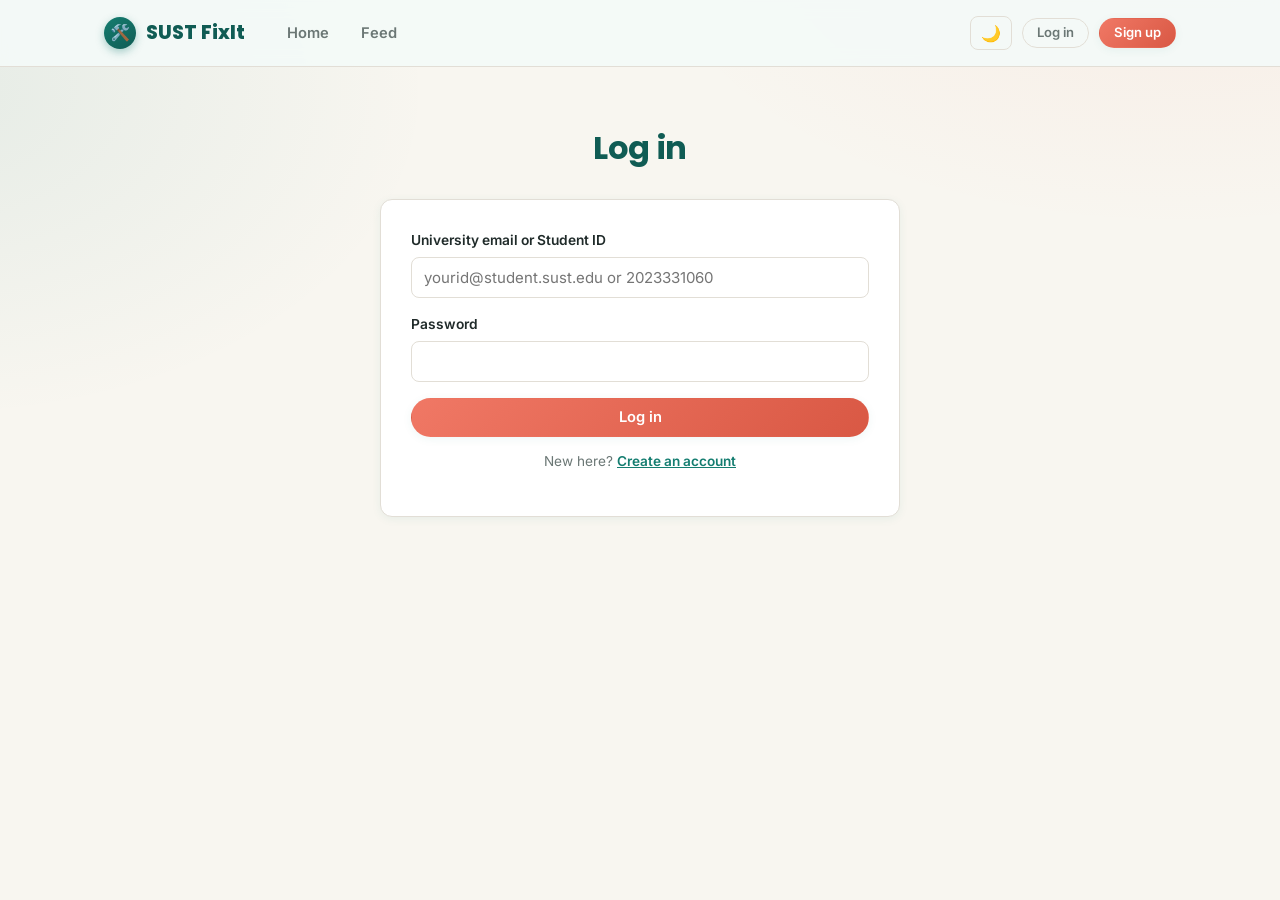
<file: frontend/admin.html>
<!doctype html>
<html lang="en">
<head>
<meta charset="utf-8">
<meta name="viewport" content="width=device-width, initial-scale=1">
<title>Admin Command Center — SUST FixIt</title>
<link rel="stylesheet" href="css/style.css">
</head>
<body>
<header class="topbar"><div id="nav-slot"></div></header>

<div class="wrap" style="padding-top:32px">
  <div class="section-head"><h2>Admin Command Center & Incident Analytics</h2></div>

  <div class="kpis" id="kpis">
    <div class="cell"><div class="n">—</div><div class="l">Total Incidents</div></div>
    <div class="cell"><div class="n">—</div><div class="l">Reported (New)</div></div>
    <div class="cell"><div class="n">—</div><div class="l">Verified</div></div>
    <div class="cell"><div class="n">—</div><div class="l">In Progress</div></div>
    <div class="cell"><div class="n">—</div><div class="l">Resolved</div></div>
  </div>

  <!-- Recharts-Style Interactive Analytics Grid -->
  <div style="display:grid; grid-template-columns:repeat(auto-fit, minmax(320px, 1fr)); gap:18px; margin-bottom:26px;">
    <!-- Category Breakdown Chart -->
    <div style="background:var(--white); border:1px solid var(--line); border-radius:var(--radius); padding:20px; box-shadow:var(--shadow);">
      <h3 style="margin:0 0 14px; font-size:1rem; color:var(--teal-deep);">📊 Incident Distribution by Category</h3>
      <div id="chart-cat-container" style="display:flex; align-items:center; gap:20px; flex-wrap:wrap;">
        <svg id="donut-chart" width="130" height="130" viewBox="0 0 42 42" style="transform:rotate(-90deg);"></svg>
        <div id="donut-legend" style="flex:1; display:flex; flex-direction:column; gap:6px; font-size:0.82rem;"></div>
      </div>
    </div>

    <!-- Status Pipeline & Resolution Velocity -->
    <div style="background:var(--white); border:1px solid var(--line); border-radius:var(--radius); padding:20px; box-shadow:var(--shadow);">
      <h3 style="margin:0 0 14px; font-size:1rem; color:var(--teal-deep);">⚡ Incident Resolution Pipeline</h3>
      <div id="pipeline-bars" style="display:flex; flex-direction:column; gap:12px; font-size:0.84rem;"></div>
    </div>
  </div>

  <div class="filters">
    <select id="f-status">
      <option value="">All statuses</option>
      <option value="reported">Reported</option>
      <option value="verified">Verified</option>
      <option value="in_progress">In progress</option>
      <option value="resolved">Resolved</option>
    </select>
    <select id="f-sort">
      <option value="upvotes">Sort: Most upvoted ▲</option>
      <option value="new">Sort: Newest 🕒</option>
    </select>
    <input type="text" id="f-q" placeholder="Search title or location…">
  </div>

  <div class="table-wrap">
    <table>
      <thead><tr>
        <th>Problem</th><th>Facility / Location</th><th>Category</th><th>Upvotes</th><th>Status</th><th>Reported</th><th>Action</th>
      </tr></thead>
      <tbody id="tbody"><tr><td colspan="7">Loading incidents…</td></tr></tbody>
    </table>
  </div>
</div>

<div class="modal-backdrop hidden" id="modal">
  <div class="modal">
    <h3 id="modal-title">Update Incident Status</h3>
    <p class="hint" id="modal-hint"></p>
    <form id="modal-form">
      <div class="field">
        <label for="modal-status">New status</label>
        <select id="modal-status">
          <option value="verified">Verified</option>
          <option value="in_progress">In progress</option>
          <option value="resolved">Resolved</option>
        </select>
      </div>
      <div class="field" id="photo-field">
        <label for="modal-photo">After resolution photo (optional)</label>
        <input type="file" id="modal-photo" accept="image/png,image/jpeg,image/gif,image/webp">
      </div>
      <div id="modal-alert"></div>
      <div style="display:flex; gap:10px">
        <button type="button" class="btn btn-ghost btn-block" id="modal-cancel">Cancel</button>
        <button type="submit" class="btn btn-primary btn-block">Save Status</button>
      </div>
    </form>
  </div>
</div>

<script src="js/api.js"></script>
<script src="js/feed-card.js"></script>
<script>
requireAdmin();
renderNav('admin.html');

let currentReportId = null;

async function loadKpis(){
  const s = await API.get('/api/stats');
  const cells = document.querySelectorAll('#kpis .n');
  cells[0].textContent = s.total;
  cells[1].textContent = s.by_status.reported || 0;
  cells[2].textContent = s.by_status.verified || 0;
  cells[3].textContent = s.by_status.in_progress || 0;
  cells[4].textContent = s.by_status.resolved || 0;

  // Donut chart calculation
  const donut = document.getElementById('donut-chart');
  const legend = document.getElementById('donut-legend');
  const catColors = {
    'Electrical': '#d97706',
    'Food & Dining': '#e05d44',
    'Wi-Fi & Internet': '#2563eb',
    'Plumbing & Water': '#0d9488',
    'Roads & Infrastructure': '#64748b',
    'Furniture & Facilities': '#a16207',
    'Cleanliness & Sanitation': '#16a34a',
    'Other': '#7c3aed',
    'Furniture': '#a16207',
    'Plumbing': '#0d9488',
    'Infrastructure': '#64748b',
    'Cleanliness': '#16a34a'
  };

  let totalCats = 0;
  for (const k in s.by_category) totalCats += s.by_category[k];
  if (totalCats === 0) totalCats = 1;

  let offset = 0;
  let circlesHtml = '<circle cx="21" cy="21" r="15.915" fill="transparent" stroke="var(--paper-2)" stroke-width="6"/>';
  let legendHtml = '';

  for (const c in s.by_category) {
    const count = s.by_category[c] || 0;
    const pct = Math.round((count / totalCats) * 100);
    const color = catColors[c] || '#147D70';
    if (count > 0) {
      circlesHtml += `<circle cx="21" cy="21" r="15.915" fill="transparent" stroke="${color}" stroke-width="6" stroke-dasharray="${pct} ${100 - pct}" stroke-dashoffset="${100 - offset}"/>`;
      offset += pct;
    }
    legendHtml += `
      <div style="display:flex; justify-content:space-between; align-items:center;">
        <span style="display:flex; align-items:center; gap:6px;">
          <span style="width:10px; height:10px; border-radius:50%; background:${color};"></span>
          ${escapeHtml(c)}
        </span>
        <b>${count} (${pct}%)</b>
      </div>`;
  }
  donut.innerHTML = circlesHtml;
  legend.innerHTML = legendHtml;

  // Pipeline bars
  const pipe = document.getElementById('pipeline-bars');
  const pipeSteps = [
    { label: 'Reported (Pending)', count: s.by_status.reported || 0, color: 'var(--st-reported)' },
    { label: 'Verified', count: s.by_status.verified || 0, color: 'var(--st-verified)' },
    { label: 'In Progress (SLA Active)', count: s.by_status.in_progress || 0, color: 'var(--st-progress)' },
    { label: 'Resolved (Closed)', count: s.by_status.resolved || 0, color: 'var(--st-resolved)' },
  ];
  const maxPipe = Math.max(...pipeSteps.map(p => p.count), 1);
  pipe.innerHTML = pipeSteps.map(p => `
    <div>
      <div style="display:flex; justify-content:space-between; margin-bottom:4px;">
        <span>${p.label}</span>
        <b>${p.count}</b>
      </div>
      <div style="height:9px; border-radius:4px; background:var(--paper-2); overflow:hidden;">
        <div style="height:100%; width:${Math.round((p.count / maxPipe) * 100)}%; background:${p.color}; border-radius:4px; transition:width .4s ease;"></div>
      </div>
    </div>
  `).join('');
}

function row(r){
  return `<tr data-id="${r.id}">
    <td class="title-cell">
      <span>${escapeHtml(r.title)}</span>
      <div class="hint">${escapeHtml(r.location)}</div>
    </td>
    <td>
      <b>${escapeHtml(r.building)}</b>
    </td>
    <td><span class="cat-chip-sm" style="--cat-color:${categoryMeta(r.category).color}">${categoryMeta(r.category).icon} ${escapeHtml(r.category)}</span></td>
    <td><strong>${r.upvote_count}</strong></td>
    <td><span class="status-${r.status}">${STATUS_LABEL[r.status]}</span></td>
    <td>${timeAgo(r.created_at)}</td>
    <td>
      <div style="display:flex; gap:6px; align-items:center;">
        <button class="btn btn-sm btn-ghost" onclick="openIssueModal(${r.id})">Details</button>
        ${r.status === 'resolved' ? '<span class="hint">Resolved</span>' : `<button class="btn btn-sm btn-primary" data-open="${r.id}">Update</button>`}
      </div>
    </td>
  </tr>`;
}

async function loadTable(){
  const tbody = document.getElementById('tbody');
  const params = new URLSearchParams({
    sort: document.getElementById('f-sort').value,
    limit: 50,
  });
  const status = document.getElementById('f-status').value;
  const q = document.getElementById('f-q').value.trim();
  if (status) params.set('status', status);
  if (q) params.set('q', q);
  try {
    const { reports } = await API.get('/api/reports?' + params.toString());
    tbody.innerHTML = reports.length ? reports.map(row).join('') : '<tr><td colspan="7">No incident reports match.</td></tr>';
    tbody.querySelectorAll('[data-open]').forEach(btn =>
      btn.addEventListener('click', () => openModal(btn.dataset.open)));
  } catch (e) {
    tbody.innerHTML = `<tr><td colspan="7">Could not load: ${escapeHtml(e.message)}</td></tr>`;
  }
}

function openModal(id){
  currentReportId = id;
  document.getElementById('modal-alert').innerHTML = '';
  document.getElementById('modal-photo').value = '';
  document.getElementById('modal-status').value = 'verified';
  togglePhotoField();
  document.getElementById('modal').classList.remove('hidden');
}
function closeModal(){ document.getElementById('modal').classList.add('hidden'); currentReportId = null; }
document.getElementById('modal-cancel').addEventListener('click', closeModal);

function togglePhotoField(){
  const isResolve = document.getElementById('modal-status').value === 'resolved';
  document.getElementById('modal-hint').textContent = isResolve
    ? 'Upload proof that maintenance fixed this asset. Students see this as the official "After Photo".'
    : 'Move this incident report to the next operational triage stage.';
  document.getElementById('photo-field').style.display = isResolve ? 'block' : 'none';
}
document.getElementById('modal-status').addEventListener('change', togglePhotoField);

document.getElementById('modal-form').addEventListener('submit', async (e) => {
  e.preventDefault();
  const status = document.getElementById('modal-status').value;
  const file = document.getElementById('modal-photo').files[0];
  const alertSlot = document.getElementById('modal-alert');
  const fd = new FormData();
  fd.set('status', status);
  if (file) fd.set('resolved_image', file);
  try {
    await API.postForm(`/api/admin/reports/${currentReportId}/status`, fd, 'PATCH');
    closeModal();
    loadTable();
    loadKpis();
    showToast('Status updated to ' + STATUS_LABEL[status], 'success');
  } catch (err) {
    alertSlot.innerHTML = `<div class="alert alert-error">${escapeHtml(err.message)}</div>`;
  }
});

['f-status','f-sort'].forEach(id => document.getElementById(id).addEventListener('change', loadTable));
let qTimer;
document.getElementById('f-q').addEventListener('input', () => { clearTimeout(qTimer); qTimer = setTimeout(loadTable, 350); });

loadKpis();
loadTable();
</script>
</body>
</html>
</file>
<file: frontend/css/style.css>
/* ============================================================
   SUST FixIt — visual identity ("Campus Fresh")
   A warmer, rounder refresh: deep teal for trust and structure,
   a coral accent for action, and a soft mint-tinted paper
   background so the whole site feels alive rather than official
   paperwork. Category colour-coding is a first-class idea here —
   every report carries its category's colour and icon wherever
   it appears, so the feed reads at a glance before you read a
   single word.
   Typeface: Poppins for headings (round, friendly, modern) +
   Inter for body/UI text.
   ============================================================ */

@import url('https://fonts.googleapis.com/css2?family=Poppins:wght@500;600;700;800&family=Inter:wght@400;500;600;700&display=swap');

:root{
  --ink:        #202B2A;
  --paper:      #F8F6F0;
  --paper-2:    #E7F2EE;
  --line:       #e2ded6;
  --muted:      #6B7775;
  --teal:       #147D70;
  --teal-deep:  #105C54;
  --teal-pale:  #E7F2EE;
  --coral:      #F07865;
  --coral-deep: #d95844;
  --white:      #ffffff;

  /* status colours — distinct from category colours below */
  --st-reported: #e2583b;
  --st-verified: #2563eb;
  --st-progress: #d97706;
  --st-resolved: #16a34a;

  /* category colours + icons, mirrored in js/api.js CATEGORY_META */
  --cat-electrical: #d97706;
  --cat-food:       #e05d44;
  --cat-wifi:       #2563eb;
  --cat-plumbing:   #0d9488;
  --cat-infra:      #64748b;
  --cat-furniture:  #a16207;
  --cat-clean:      #16a34a;
  --cat-other:      #7c3aed;

  --font-head: 'Poppins', 'Segoe UI', sans-serif;
  --font-body: 'Inter', 'Segoe UI', sans-serif;

  --radius: 12px;
  --radius-sm: 8px;
  --shadow: 0 2px 10px rgba(20,125,112,.07);
  --shadow-lift: 0 14px 28px rgba(20,125,112,.14);
}

*,*::before,*::after{ box-sizing:border-box; }
html{ scroll-behavior:smooth; }
body{
  margin:0;
  background:
    radial-gradient(900px 500px at 92% -8%, rgba(239,106,76,.07), transparent 60%),
    radial-gradient(900px 600px at -5% 10%, rgba(15,118,110,.08), transparent 55%),
    var(--paper);
  color:var(--ink);
  font-family:var(--font-body);
  font-size:16px;
  line-height:1.55;
  -webkit-font-smoothing:antialiased;
  min-height:100vh;
}
h1,h2,h3,h4{
  font-family:var(--font-head);
  margin:0 0 .4em;
  font-weight:700;
  letter-spacing:-0.01em;
  color:var(--ink);
}
a{ color:inherit; }
button{ font-family:inherit; }
img{ max-width:100%; display:block; }

.wrap{ max-width:1120px; margin:0 auto; padding:0 24px; }

/* ---------- topbar ---------- */
.topbar{
  position:sticky; top:0; z-index:40;
  background:rgba(244,250,248,.92); backdrop-filter:blur(8px);
  border-bottom:1px solid var(--line);
}
.topbar .wrap{
  display:flex; align-items:center; gap:28px;
  height:66px;
}
.brand{
  display:flex; align-items:center; gap:10px;
  font-family:var(--font-head); font-weight:800; font-size:1.18rem;
  text-decoration:none; white-space:nowrap; color:var(--teal-deep);
}
.brand .mark{
  width:32px; height:32px; border-radius:50%;
  background:linear-gradient(145deg, var(--teal), var(--teal-deep));
  display:flex; align-items:center; justify-content:center;
  font-size:16px; box-shadow:0 3px 8px rgba(15,118,110,.35);
}
.nav{ display:flex; gap:4px; flex:1; }
.nav a{
  text-decoration:none; font-weight:600; font-size:.92rem;
  color:var(--muted); padding:8px 14px; border-radius:20px;
  transition:background .12s ease, color .12s ease;
}
.nav a.active, .nav a:hover{ color:var(--teal-deep); background:var(--teal-pale); }
.nav-right{ display:flex; align-items:center; gap:10px; }
.user-chip{
  font-size:.85rem; color:var(--muted); padding:6px 10px;
}
.user-chip b{ color:var(--ink); }

/* ---------- buttons ---------- */
.btn{
  display:inline-flex; align-items:center; justify-content:center; gap:8px;
  border:1.5px solid transparent; border-radius:30px;
  background:var(--white); color:var(--ink);
  font-weight:600; font-size:.92rem; padding:11px 20px;
  cursor:pointer; text-decoration:none; line-height:1;
  transition:transform .1s ease, box-shadow .15s ease;
  box-shadow:var(--shadow);
}
.btn:hover{ transform:translateY(-1px); box-shadow:var(--shadow-lift); }
.btn:active{ transform:translateY(0); }
.btn:disabled{ opacity:.5; cursor:not-allowed; transform:none; box-shadow:none; }
.btn-primary{ background:linear-gradient(135deg, var(--coral), var(--coral-deep)); color:var(--white); }
.btn-amber{ background:linear-gradient(135deg, var(--coral), var(--coral-deep)); color:var(--white); }
.btn-danger{ background:var(--white); color:var(--st-reported); border-color:#f3cfc4; }
.btn-ghost{ background:transparent; border-color:var(--line); color:var(--muted); box-shadow:none; }
.btn-ghost:hover{ background:var(--white); }
.btn-sm{ padding:7px 14px; font-size:.82rem; }
.btn-block{ width:100%; }

/* ---------- hero ---------- */
.hero{
  position:relative; overflow:hidden;
  background:linear-gradient(180deg, var(--teal-pale) 0%, var(--paper) 100%);
  padding:68px 0 52px;
}
.hero::before{
  content:""; position:absolute; top:-120px; right:-80px; width:360px; height:360px;
  border-radius:50%; background:radial-gradient(circle, rgba(239,106,76,.18), transparent 70%);
}
.hero .wrap{ position:relative; display:grid; grid-template-columns:1.2fr .8fr; gap:40px; align-items:end; }
.hero h1{
  font-size:clamp(2.2rem, 4vw, 3.2rem);
  line-height:1.08; color:var(--teal-deep);
}
.hero .kicker{
  display:inline-block; font-family:var(--font-head); font-weight:600;
  font-size:.78rem; letter-spacing:.04em; color:var(--coral-deep);
  background:var(--white); border:1px solid #fbd9cc; border-radius:20px;
  padding:6px 14px; margin-bottom:18px;
}
.hero p.lede{ font-size:1.07rem; color:var(--muted); max-width:46ch; margin:14px 0 28px; }
.hero .cta-row{ display:flex; gap:12px; flex-wrap:wrap; }
.hero-stats{
  display:grid; grid-template-columns:1fr 1fr; gap:14px;
}
.hero-stats .cell{
  background:var(--white); border-radius:var(--radius); padding:20px 18px;
  box-shadow:var(--shadow); border:1px solid var(--line);
}
.hero-stats .cell .n{ font-family:var(--font-head); font-size:2.1rem; font-weight:800; color:var(--teal-deep); }
.hero-stats .cell .l{ font-size:.78rem; color:var(--muted); text-transform:uppercase; letter-spacing:.04em; margin-top:2px; }

@media (max-width:760px){
  .hero .wrap{ grid-template-columns:1fr; }
}

/* ---------- section headings ---------- */
.section-head{
  display:flex; align-items:center; justify-content:space-between; gap:16px;
  flex-wrap:wrap; margin:40px 0 18px;
}
.section-head h2{ font-size:1.35rem; color:var(--teal-deep); }

/* ---------- category browse (landing page) ---------- */
.cat-grid{
  display:grid; grid-template-columns:repeat(auto-fit, minmax(150px,1fr));
  gap:14px;
}
.cat-tile{
  display:flex; flex-direction:column; align-items:flex-start; gap:8px;
  background:var(--white); border:1px solid var(--line); border-radius:var(--radius);
  padding:18px 16px; text-decoration:none; color:var(--ink);
  border-top:4px solid var(--cat-color, var(--teal));
  box-shadow:var(--shadow); transition:transform .12s ease, box-shadow .12s ease;
}
.cat-tile:hover{ transform:translateY(-3px); box-shadow:var(--shadow-lift); }
.cat-tile .ic{ font-size:1.6rem; }
.cat-tile .name{ font-weight:700; font-size:.95rem; }
.cat-tile .count{ font-size:.78rem; color:var(--muted); }

/* ---------- category pills (feed quick filter) ---------- */
.cat-pills{ display:flex; gap:8px; flex-wrap:wrap; margin-bottom:18px; }
.cat-pill{
  display:inline-flex; align-items:center; gap:6px;
  border:1.5px solid var(--line); border-radius:30px; background:var(--white);
  padding:7px 14px; font-size:.85rem; font-weight:600; color:var(--muted);
  cursor:pointer; text-decoration:none; transition:all .12s ease;
}
.cat-pill .ic{ font-size:1em; }
.cat-pill:hover{ border-color:var(--cat-color, var(--teal)); color:var(--ink); }
.cat-pill.active{
  background:var(--cat-color, var(--teal)); border-color:var(--cat-color, var(--teal)); color:var(--white);
}

/* ---------- filter bar ---------- */
.filters{
  display:flex; gap:10px; flex-wrap:wrap; align-items:center;
  padding:14px 16px; border-radius:var(--radius);
  background:var(--white); border:1px solid var(--line);
  margin-bottom:22px; box-shadow:var(--shadow);
}
.filters select, .filters input[type=text]{
  border:1.5px solid var(--line); border-radius:var(--radius-sm);
  padding:8px 10px; font-size:.86rem; background:var(--paper); color:var(--ink);
}
.filters input[type=text]{ min-width:200px; flex:1; }
.filters .spacer{ flex:1; }

/* ---------- report cards ---------- */
.report-grid{
  display:grid; grid-template-columns:repeat(auto-fill, minmax(280px,1fr));
  gap:20px;
}
.card{
  background:var(--white); border:1px solid var(--line); border-radius:var(--radius);
  overflow:hidden; display:flex; flex-direction:column;
  box-shadow:var(--shadow);
  border-left:4px solid var(--cat-color, var(--teal));
  transition:transform .15s ease, box-shadow .15s ease;
}
.card:hover{ transform:translateY(-3px); box-shadow:var(--shadow-lift); }
.card .thumb{
  aspect-ratio:16/10; background:var(--paper-2) center/cover no-repeat;
  position:relative;
}
.card .thumb.thumb-empty{
  display:flex; align-items:center; justify-content:center;
  background:linear-gradient(145deg, var(--cat-color-pale, var(--teal-pale)), var(--paper-2));
}
.thumb-empty-inner{
  display:flex; flex-direction:column; align-items:center; gap:6px;
  color:var(--muted); font-size:.78rem; font-weight:600;
}
.thumb-empty-inner .ic{ font-size:2.1rem; line-height:1; }
.card .thumb .status-tag{
  position:absolute; top:10px; left:10px;
  font-family:var(--font-head); font-size:.68rem; font-weight:700;
  text-transform:uppercase; letter-spacing:.03em;
  padding:5px 11px; border-radius:20px;
  background:var(--white); box-shadow:0 1px 4px rgba(0,0,0,.12);
}
.card .body{ padding:14px 16px 16px; display:flex; flex-direction:column; gap:6px; flex:1; }
.card h3{ font-size:1.02rem; line-height:1.3; }
.card .meta{
  font-size:.8rem; color:var(--muted); display:flex; gap:6px; flex-wrap:wrap; align-items:center;
}
.card .meta .cat-chip{
  display:inline-flex; align-items:center; gap:4px; font-weight:700; color:var(--cat-color, var(--teal));
}
.card .meta .dot::before{ content:"•"; margin:0 4px; opacity:.6; }
.card .desc{ font-size:.86rem; color:var(--muted); flex:1; }
.card .foot{
  display:flex; align-items:center; justify-content:space-between; gap:10px;
  margin-top:8px; padding-top:10px; border-top:1px dashed var(--line);
}
.upvote-btn{
  display:flex; align-items:center; gap:6px;
  border:1.5px solid var(--line); border-radius:20px; background:var(--white);
  padding:6px 13px; font-weight:700; font-size:.85rem; cursor:pointer;
  color:var(--ink); transition:all .12s ease;
}
.upvote-btn .tri{ font-size:.75em; color:var(--teal); }
.upvote-btn.voted{ background:var(--coral); border-color:var(--coral); color:var(--white); }
.upvote-btn.voted .tri{ color:var(--white); }
.upvote-btn:disabled{ opacity:.55; cursor:not-allowed; }

/* status colours (shared) */
.status-reported     { color:var(--st-reported); }
.status-verified      { color:var(--st-verified); }
.status-in_progress   { color:var(--st-progress); }
.status-resolved      { color:var(--st-resolved); }
.tag-reported     { color:var(--st-reported); }
.tag-verified     { color:var(--st-verified); }
.tag-in_progress  { color:var(--st-progress); }
.tag-resolved     { color:var(--st-resolved); }

/* ---------- empty state ---------- */
.empty{
  text-align:center; padding:60px 20px; color:var(--muted);
  border:1.5px dashed var(--line); border-radius:var(--radius); background:var(--white);
}

/* ---------- forms ---------- */
.panel{
  background:var(--white); border:1px solid var(--line); border-radius:var(--radius);
  padding:30px; max-width:520px; margin:0 auto; box-shadow:var(--shadow);
}
.panel.wide{ max-width:720px; }
.field{ margin-bottom:16px; }
.field label{ display:block; font-weight:600; font-size:.86rem; margin-bottom:6px; }
.field .hint{ font-size:.78rem; color:var(--muted); margin-top:4px; }
.field input[type=text], .field input[type=email], .field input[type=password],
.field textarea, .field select{
  width:100%; border:1.5px solid var(--line); border-radius:var(--radius-sm);
  padding:10px 12px; font-size:.94rem; background:var(--white); color:var(--ink);
  font-family:inherit;
}
.field input:focus, .field textarea:focus, .field select:focus{
  outline:2px solid var(--teal); outline-offset:1px; border-color:var(--teal);
}
.field textarea{ resize:vertical; min-height:100px; }
.grid-2{ display:grid; grid-template-columns:1fr 1fr; gap:14px; }
@media (max-width:560px){ .grid-2{ grid-template-columns:1fr; } }

.dropzone{
  border:2px dashed var(--line); border-radius:var(--radius);
  padding:22px; text-align:center; cursor:pointer; background:var(--paper);
}
.dropzone.has-file{ border-style:solid; border-color:var(--teal); background:var(--teal-pale); }
.dropzone img{ max-height:180px; margin:0 auto 10px; border:1px solid var(--line); border-radius:var(--radius-sm); }
.dropzone .cta{ font-weight:600; color:var(--teal-deep); }
.dropzone input{ display:none; }

.context-box{
  background:var(--paper-2); border:1px solid var(--line);
  border-left:3.5px solid var(--teal); border-radius:var(--radius-sm);
  padding:14px; margin-bottom:16px; display:flex; flex-direction:column; gap:10px;
}
.context-box.hidden{ display:none !important; }
.context-box h4{
  margin:0; font-size:0.88rem; font-weight:700; color:var(--teal-deep);
  display:flex; align-items:center; gap:6px;
}

.checkline{ display:flex; align-items:center; gap:8px; font-size:.88rem; }

.alert{
  border:1.5px solid transparent; border-radius:var(--radius-sm);
  padding:11px 15px; font-size:.88rem; margin-bottom:16px;
}
.alert-error{ background:#fdeae4; border-color:#f6c3ae; color:var(--coral-deep); }
.alert-ok{ background:#e3f6ec; border-color:#a9e2c4; color:var(--st-resolved); }
.alert-info{ background:var(--teal-pale); color:var(--teal-deep); }

.similar-box{
  border:1.5px dashed var(--coral); border-radius:var(--radius);
  background:#fef4ef; padding:14px 16px; margin-bottom:16px; font-size:.86rem;
}
.similar-box .row{ display:flex; justify-content:space-between; align-items:center; gap:10px; padding:7px 0; }
.similar-box .row + .row{ border-top:1px solid #f6ddcd; }

/* ---------- dashboard/timeline ---------- */
.timeline{ display:flex; gap:0; margin:12px 0; }
.timeline .step{
  flex:1; text-align:center; font-size:.72rem; font-weight:700; text-transform:uppercase;
  letter-spacing:.03em; color:var(--line); position:relative; padding-top:20px;
}
.timeline .step::before{
  content:""; position:absolute; top:5px; left:50%; transform:translateX(-50%);
  width:11px; height:11px; border-radius:50%; background:var(--white); border:2px solid var(--line);
}
.timeline .step.done{ color:var(--teal-deep); }
.timeline .step.done::before{ background:var(--teal); border-color:var(--teal); }
.timeline .step::after{
  content:""; position:absolute; top:10px; left:calc(50% + 8px); right:calc(-50% + 8px);
  height:2px; background:var(--line);
}
.timeline .step:last-child::after{ display:none; }
.timeline .step.done::after{ background:var(--teal); }

/* ---------- admin table ---------- */
.table-wrap{ overflow-x:auto; border:1px solid var(--line); border-radius:var(--radius); background:var(--white); box-shadow:var(--shadow); }
table{ width:100%; border-collapse:collapse; font-size:.88rem; background:var(--white); }
th,td{ text-align:left; padding:11px 14px; border-bottom:1px solid var(--line); white-space:nowrap; }
th{ font-family:var(--font-head); font-size:.72rem; text-transform:uppercase; letter-spacing:.03em; color:var(--muted); background:var(--paper-2); }
tr:last-child td{ border-bottom:none; }
td.title-cell{ white-space:normal; max-width:260px; font-weight:600; }
.cat-chip-sm{ display:inline-flex; align-items:center; gap:5px; font-weight:600; color:var(--cat-color, var(--teal)); }
.kpis{ display:grid; grid-template-columns:repeat(auto-fit,minmax(140px,1fr)); gap:14px; margin-bottom:26px; }
.kpis .cell{ background:var(--white); border:1px solid var(--line); border-radius:var(--radius); padding:18px; box-shadow:var(--shadow); }
.kpis .n{ font-family:var(--font-head); font-size:1.8rem; font-weight:800; color:var(--teal-deep); }
.kpis .l{ font-size:.75rem; color:var(--muted); text-transform:uppercase; }

footer.site{
  margin-top:64px; padding:30px 0; border-top:1px solid var(--line);
  color:var(--teal-deep); font-size:.92rem; font-weight:600; text-align:center;
  background:var(--teal-pale);
}

.center-page{ padding:56px 0 80px; }
.page-title{ text-align:center; margin-bottom:26px; color:var(--teal-deep); }
.small-link{ font-size:.85rem; text-align:center; margin-top:14px; color:var(--muted); }
.small-link a{ font-weight:600; text-decoration:underline; color:var(--teal); }

.modal-backdrop{
  position:fixed; inset:0; background:rgba(21,36,31,.5); z-index:100;
  display:flex; align-items:center; justify-content:center; padding:20px;
}
.modal{ background:var(--white); border:1px solid var(--line); border-radius:var(--radius); padding:26px; max-width:480px; width:100%; box-shadow:var(--shadow-lift); }
.hidden{ display:none !important; }

/* ---------- Toast notifications ---------- */
.toast-container{
  position:fixed; bottom:24px; right:24px; z-index:999;
  display:flex; flex-direction:column; gap:10px; pointer-events:none;
}
.toast{
  background:var(--ink); color:var(--white); border-radius:var(--radius-sm);
  padding:12px 18px; font-size:.9rem; font-weight:500;
  box-shadow:var(--shadow-lift); display:flex; align-items:center; gap:10px;
  transform:translateY(20px); opacity:0; transition:all .25s cubic-bezier(.16,1,.3,1);
  pointer-events:auto; max-width:360px;
}
.toast.show{ transform:translateY(0); opacity:1; }
.toast-success{ background:#105c54; border-left:4px solid #1f9d6e; }
.toast-error{ background:#471913; border-left:4px solid var(--coral); }
.toast-info{ background:#1c2d28; border-left:4px solid var(--teal); }
.toast-ic{ font-weight:700; font-size:1.05rem; }

/* ---------- Large Issue Details Modal ---------- */
.modal.modal-lg{
  max-width:720px; width:100%; max-height:90vh; overflow-y:auto;
  border-top:4px solid var(--cat-color, var(--teal));
}
.modal-head{ display:flex; justify-content:space-between; align-items:center; }
.modal-close{ font-size:1.2rem; cursor:pointer; line-height:1; }

.modal-timeline{
  background:var(--paper); border:1px solid var(--line); border-radius:var(--radius-sm);
  padding:12px 16px; margin:16px 0 20px;
}

/* ---------- Before & After Grid ---------- */
.before-after-grid{
  display:grid; grid-template-columns:1fr 1fr; gap:16px; margin:18px 0;
}
@media (max-width: 600px){
  .before-after-grid{ grid-template-columns:1fr; }
}
.before-after-card{
  background:var(--white); border:1.5px solid var(--line); border-radius:var(--radius);
  overflow:hidden; display:flex; flex-direction:column; box-shadow:var(--shadow);
}
.ba-label{
  font-size:.78rem; font-weight:700; text-transform:uppercase; letter-spacing:.04em;
  padding:10px 14px; border-bottom:1.5px solid var(--line); display:flex; align-items:center; gap:6px;
}
.label-before{ background:#fff5f2; color:var(--coral-deep); border-bottom-color:#fbd8c7; }
.label-after{ background:#eaf7f2; color:#105c54; border-bottom-color:#c2e7d9; }
.ba-view{
  height:210px; background:var(--paper-2); display:flex; align-items:center; justify-content:center;
  overflow:hidden; width:100%; position:relative;
}
.ba-img{
  width:100%; height:100%; object-fit:cover; display:block;
}
.ba-placeholder{
  width:100%; height:100%; display:flex; flex-direction:column; align-items:center; justify-content:center;
  gap:10px; padding:24px; text-align:center; color:var(--muted); font-size:.85rem; font-weight:500;
  background:transparent; box-sizing:border-box;
}
.ba-placeholder .ic{
  font-size:2.2rem; line-height:1; display:flex; align-items:center; justify-content:center;
}
.ba-placeholder .ba-text{
  max-width:220px; line-height:1.4;
}

#remove-photo-btn{ cursor:pointer; }

/* Modal Action Buttons */
.modal-upvote-btn {
  background: #147D70 !important;
  color: #ffffff !important;
  border: 1.5px solid #147D70 !important;
  border-radius: 30px !important;
  padding: 10px 22px !important;
  font-size: 0.92rem !important;
  font-weight: 700 !important;
  display: inline-flex !important;
  align-items: center !important;
  gap: 8px !important;
  cursor: pointer !important;
  box-shadow: 0 3px 10px rgba(20, 125, 112, 0.25) !important;
  transition: all 0.15s ease !important;
}
.modal-upvote-btn:hover {
  background: #105C54 !important;
  border-color: #105C54 !important;
  transform: translateY(-1px) !important;
  box-shadow: 0 6px 16px rgba(20, 125, 112, 0.35) !important;
}
.modal-upvote-btn .tri,
.modal-upvote-btn .count {
  color: #ffffff !important;
}
.modal-upvote-btn.voted {
  background: #105C54 !important;
  border-color: #105C54 !important;
}

.modal-close-btn {
  background: #ffffff !important;
  color: #F07865 !important;
  border: 1.5px solid #F07865 !important;
  border-radius: 30px !important;
  padding: 10px 24px !important;
  font-size: 0.9rem !important;
  font-weight: 600 !important;
  cursor: pointer !important;
  box-shadow: none !important;
  transition: all 0.15s ease !important;
}
.modal-close-btn:hover {
  background: rgba(240, 120, 101, 0.08) !important;
  transform: translateY(-1px) !important;
}

[data-theme="dark"] .modal-close-btn {
  background: #1e293b !important;
  color: #f87171 !important;
  border-color: #f87171 !important;
}
[data-theme="dark"] .modal-close-btn:hover {
  background: rgba(248, 113, 113, 0.15) !important;
}

/* ---------- Dark Theme ---------- */
[data-theme="dark"] {
  --ink:        #e2e8f0;
  --paper:      #0f172a;
  --paper-2:    #1e293b;
  --line:       #334155;
  --muted:      #94a3b8;
  --teal:       #14b8a6;
  --teal-deep:  #2dd4bf;
  --teal-pale:  #132e2b;
  --coral:      #f87171;
  --coral-deep: #ef4444;
  --white:      #1e293b;
  --shadow: 0 4px 14px rgba(0,0,0,.35);
  --shadow-lift: 0 16px 32px rgba(0,0,0,.45);
}
[data-theme="dark"] body {
  background:
    radial-gradient(900px 500px at 92% -8%, rgba(248,113,113,.06), transparent 60%),
    radial-gradient(900px 600px at -5% 10%, rgba(20,184,166,.07), transparent 55%),
    #0b1120;
}
[data-theme="dark"] .topbar { background: rgba(15,23,42,.92); }
[data-theme="dark"] .card,
[data-theme="dark"] .panel,
[data-theme="dark"] .modal,
[data-theme="dark"] .kpis .cell,
[data-theme="dark"] table,
[data-theme="dark"] .campus-map-box,
[data-theme="dark"] .hero-card {
  background: #1e293b; color: #e2e8f0; border-color: #334155;
}
[data-theme="dark"] th { background: #0f172a; color: #94a3b8; }
[data-theme="dark"] .similar-box { background: #2a1515; border-color: #ef4444; color: #fca5a5; }
[data-theme="dark"] .similar-box .row + .row { border-color: #451a1a; }
[data-theme="dark"] .modal-timeline { background: #0f172a; border-color: #334155; }
[data-theme="dark"] .zone-pill { background: #0f172a; border-color: #334155; }
[data-theme="dark"] .zone-pill.active { background: #132e2b; border-color: #14b8a6; }
[data-theme="dark"] .zone-title { color: #e2e8f0; }

/* ---------- Badges & Tags ---------- */
.badge-priority {
  display: inline-flex; align-items: center; gap: 4px;
  font-size: 0.74rem; font-weight: 700; padding: 2px 8px; border-radius: 999px;
  white-space: nowrap;
}
.pri-high { background: #fff1f2; color: #be123c; border: 1px solid #fecdd3; }
.pri-med { background: #fffbeb; color: #b45309; border: 1px solid #fde68a; }
.pri-normal { background: #f0fdf4; color: #15803d; border: 1px solid #bbf7d0; }

.badge-severity {
  display: inline-flex; align-items: center; gap: 4px;
  font-size: 0.7rem; font-weight: 800; text-transform: uppercase; letter-spacing: 0.05em;
  padding: 2px 7px; border-radius: 4px; white-space: nowrap;
}
.sev-critical {
  background: #dc2626; color: #fff; animation: pulseGlow 1.5s infinite;
}
@keyframes pulseGlow {
  0%, 100% { box-shadow: 0 0 0 0 rgba(220, 38, 38, 0.5); }
  50% { box-shadow: 0 0 0 6px rgba(220, 38, 38, 0); }
}
.sev-high { background: #f97316; color: #fff; }
.sev-medium { background: #e2e8f0; color: #475569; }

.asset-tag {
  font-family: monospace; font-size: 0.72rem; font-weight: 700; color: var(--muted);
  background: var(--paper-2); padding: 2px 6px; border-radius: 4px; border: 1px solid var(--line);
}

.sla-badge {
  display: inline-flex; align-items: center; gap: 4px; font-size: 0.72rem; font-weight: 600;
  color: #b45309; background: #fef3c7; border: 1px solid #fcd34d; padding: 2px 8px; border-radius: 999px;
}
.sla-badge.breached {
  color: #b91c1c; background: #fee2e2; border-color: #fca5a5; font-weight: 700;
}

/* ---------- Shimmer Loading Skeletons ---------- */
.skeleton-card {
  background: var(--white); border: 1px solid var(--line); border-radius: var(--radius);
  overflow: hidden; box-shadow: var(--shadow);
}
.skeleton-thumb {
  height: 180px; width: 100%;
  background: linear-gradient(90deg, var(--paper-2) 25%, var(--line) 50%, var(--paper-2) 75%);
  background-size: 200% 100%;
  animation: shimmer 1.5s infinite;
}
.skeleton-body { padding: 18px; display: flex; flex-direction: column; gap: 10px; }
.skeleton-line {
  height: 14px; border-radius: 4px;
  background: linear-gradient(90deg, var(--paper-2) 25%, var(--line) 50%, var(--paper-2) 75%);
  background-size: 200% 100%;
  animation: shimmer 1.5s infinite;
}
@keyframes shimmer {
  0% { background-position: 200% 0; }
  100% { background-position: -200% 0; }
}

/* ---------- FixIt Heroes Leaderboard ---------- */
.heroes-grid {
  display: grid; grid-template-columns: repeat(auto-fit, minmax(210px, 1fr)); gap: 16px; margin: 18px 0;
}
.hero-card {
  background: var(--white); border: 1px solid var(--line); border-radius: var(--radius);
  padding: 20px; text-align: center; box-shadow: var(--shadow); transition: transform .2s ease;
}
.hero-card:hover { transform: translateY(-4px); box-shadow: var(--shadow-lift); }
.hero-avatar {
  width: 52px; height: 52px; border-radius: 50%; margin: 0 auto 10px;
  background: linear-gradient(135deg, var(--teal), var(--teal-deep));
  color: #fff; font-size: 1.3rem; font-weight: 800; display: flex; align-items: center; justify-content: center;
}
.hero-name { font-weight: 700; font-size: 1.05rem; margin-bottom: 2px; }
.hero-dept { font-size: 0.8rem; color: var(--muted); margin-bottom: 8px; }
.hero-badge {
  display: inline-block; font-size: 0.75rem; font-weight: 700; padding: 2px 8px;
  border-radius: 999px; background: var(--teal-pale); color: var(--teal-deep);
}
.account-tag {
  display: inline-block; font-size: 0.72rem; font-weight: 700; padding: 2px 8px;
  border-radius: 999px; letter-spacing: 0.01em;
}
.tag-demo {
  background: #fef3c7; color: #92400e; border: 1px solid #fde68a;
}
.tag-registered {
  background: var(--paper-2); color: var(--teal-deep); border: 1px solid var(--line);
}
.hero-pts { font-size: 0.88rem; font-weight: 700; margin-top: 10px; color: var(--coral-deep); }

/* ---------- Campus Map / Zone Selector ---------- */
.campus-map-box {
  background: var(--white); border: 1px solid var(--line); border-radius: var(--radius);
  padding: 22px; margin: 24px 0; box-shadow: var(--shadow);
}
.campus-zones {
  display: grid; grid-template-columns: repeat(auto-fill, minmax(170px, 1fr)); gap: 12px; margin-top: 14px;
}
.zone-pill {
  background: var(--paper-2); border: 1px solid var(--line); border-radius: var(--radius-sm);
  padding: 12px 14px; cursor: pointer; transition: all .2s; display: flex; flex-direction: column; gap: 4px;
}
.zone-pill:hover, .zone-pill.active {
  background: var(--teal-pale); border-color: var(--teal); transform: translateY(-2px);
}
.zone-title { font-weight: 600; font-size: 0.88rem; color: var(--ink); }
.zone-count { font-size: 0.76rem; color: var(--muted); display: flex; align-items: center; gap: 6px; }
.zone-dot { width: 8px; height: 8px; border-radius: 50%; background: var(--st-reported); }
.zone-dot.low { background: var(--st-resolved); }

/* ---------- Theme Switcher Button ---------- */
.theme-btn {
  background: transparent; border: 1px solid var(--line); border-radius: var(--radius-sm);
  padding: 6px 10px; cursor: pointer; font-size: 1rem; color: var(--ink); display: flex; align-items: center;
}
.theme-btn:hover { background: var(--paper-2); }

/* ---------- Duplicate Prevention Modal & Comparison ---------- */
.dup-modal-card {
  background: var(--white);
  border: 1.5px solid var(--line);
  border-radius: var(--radius);
  padding: 26px;
  max-width: 580px;
  width: 100%;
  box-shadow: var(--shadow-lift);
}
.dup-header {
  display: flex;
  align-items: flex-start;
  gap: 14px;
  margin-bottom: 16px;
}
.dup-icon {
  font-size: 2.2rem;
  line-height: 1;
}
.dup-header h3 {
  margin: 0 0 4px;
  font-size: 1.25rem;
  color: var(--ink);
}
.dup-subtitle {
  margin: 0;
  font-size: 0.88rem;
  color: var(--muted);
  line-height: 1.45;
}
.dup-existing-card {
  background: var(--paper);
  border: 1.5px solid var(--line);
  border-radius: var(--radius-sm);
  padding: 16px 18px;
  margin: 16px 0;
}
.dup-meta-bar {
  display: flex;
  align-items: center;
  gap: 8px;
  margin-bottom: 8px;
  flex-wrap: wrap;
}
.dup-votes-pill {
  margin-left: auto;
  font-size: 0.85rem;
  font-weight: 700;
  color: var(--teal-deep);
  background: var(--teal-pale);
  padding: 2px 10px;
  border-radius: 999px;
  border: 1px solid rgba(20, 125, 112, 0.2);
}
.dup-title {
  margin: 0 0 6px;
  font-size: 1.05rem;
  font-weight: 700;
  color: var(--ink);
}
.dup-location-line {
  font-size: 0.85rem;
  color: var(--muted);
  margin-bottom: 8px;
  display: flex;
  align-items: center;
  gap: 6px;
}
.dup-desc-box {
  font-size: 0.88rem;
  color: var(--ink);
  line-height: 1.45;
  margin: 0;
  white-space: pre-line;
  max-height: 110px;
  overflow-y: auto;
  background: var(--white);
  padding: 8px 12px;
  border-radius: var(--radius-sm);
  border: 1px solid var(--line);
}
.dup-voted-notice {
  background: #fef3c7;
  border: 1px solid #fde68a;
  color: #92400e;
  padding: 8px 12px;
  border-radius: var(--radius-sm);
  font-size: 0.85rem;
  font-weight: 600;
  margin-bottom: 14px;
  display: flex;
  align-items: center;
  gap: 6px;
}
.dup-actions-row {
  display: flex;
  flex-direction: column;
  gap: 10px;
  margin-top: 18px;
}
@media (min-width: 520px) {
  .dup-actions-row {
    flex-direction: row;
  }
  .dup-actions-row .btn {
    flex: 1;
  }
}
.btn-upvote-existing {
  background: var(--teal) !important;
  color: var(--white) !important;
  font-weight: 700 !important;
  display: flex;
  align-items: center;
  justify-content: center;
  gap: 6px;
}
.btn-upvote-existing:hover {
  background: var(--teal-deep) !important;
}
.btn-submit-new {
  background: var(--white) !important;
  color: var(--coral-deep) !important;
  border: 1.5px solid var(--coral) !important;
  font-weight: 600 !important;
}
.btn-submit-new:hover {
  background: #fff5f2 !important;
}
</file>
